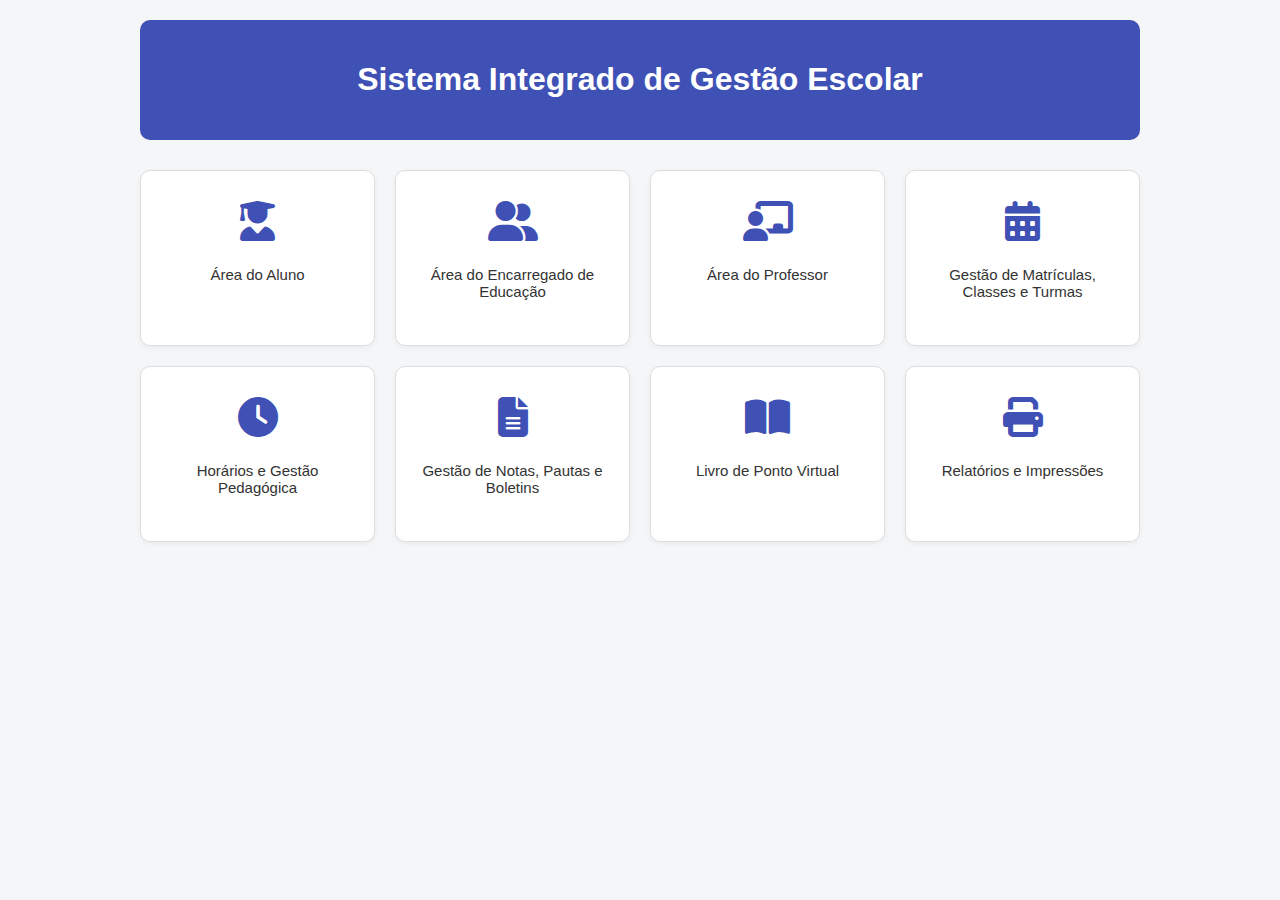
<file: src/src/index.html>
<!DOCTYPE html>
<html lang="pt">
<head>
  <meta charset="UTF-8" />
  <meta name="viewport" content="width=device-width, initial-scale=1.0"/>
  <title>Sistema Integrado de Gestão Escolar</title>
  <link rel="stylesheet" href="../src/style/style.css">
  <script src="../src/js/script.js" defer></script>
  <!-- Ícones do Font Awesome -->
  <link rel="stylesheet" href="https://cdnjs.cloudflare.com/ajax/libs/font-awesome/6.5.0/css/all.min.css">
</head>
<body>
  <div class="app">
    <header>
      <h1>Sistema Integrado de Gestão Escolar</h1>
    </header>
    <main class="grid">
      <div class="card" onclick="window.location.href='screens/StudentArea/index.html'">
        <i class="fas fa-user-graduate"></i>
        <p>Área do Aluno</p>
      </div>
      <div class="card" onclick="navegar('encarregado')">
        <i class="fas fa-user-friends"></i>
        <p>Área do Encarregado de Educação</p>
      </div>
      <div class="card" onclick="window.location.href='screens/TeacherArea/index.html'">
        <i class="fas fa-chalkboard-teacher"></i>
        <p>Área do Professor</p>
      </div>
      <div class="card" onclick="navegar('matriculas')">
        <i class="fas fa-calendar-alt"></i>
        <p>Gestão de Matrículas, Classes e Turmas</p>
      </div>
      <div class="card" onclick="navegar('horarios')">
        <i class="fas fa-clock"></i>
        <p>Horários e Gestão Pedagógica</p>
      </div>
      <div class="card" onclick="navegar('notas')">
        <i class="fas fa-file-alt"></i>
        <p>Gestão de Notas, Pautas e Boletins</p>
      </div>
      <div class="card" onclick="window.location.href='screens/PresenceMark/index.html'">
        <i class="fas fa-book-open"></i>
        <p>Livro de Ponto Virtual</p>
      </div>
      <div class="card" onclick="navegar('relatorios')">
        <i class="fas fa-print"></i>
        <p>Relatórios e Impressões</p>
      </div>
    </main>
  </div>
</body>
</html>
</file>
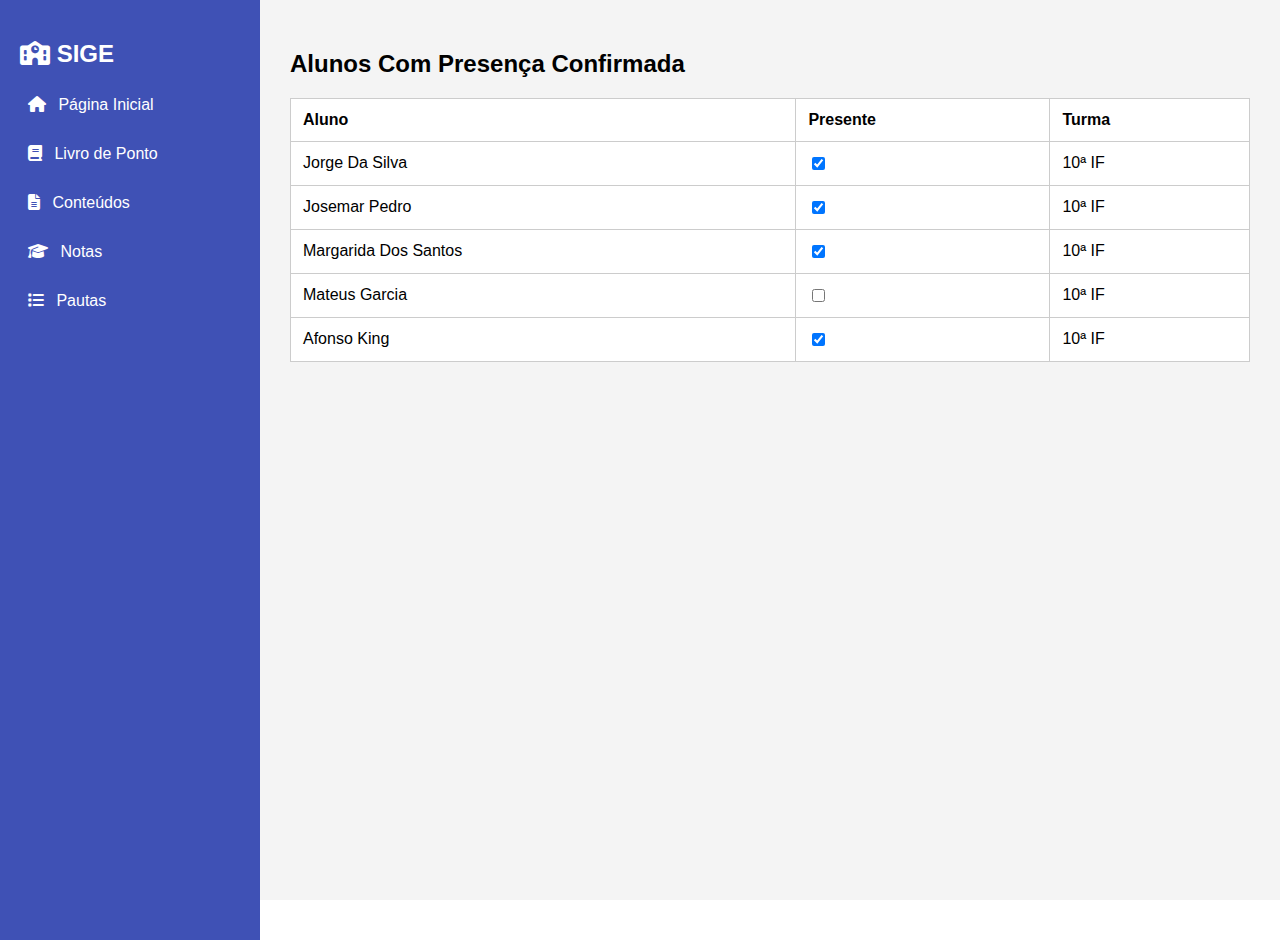
<file: src/src/screens/PresenceMark/index.html>
<html lang="pt-BR">
<head>
  <meta charset="UTF-8">
  <meta name="viewport" content="width=device-width, initial-scale=1.0">
  <title>Marcação de Presença - SIGE</title>
  <link rel="stylesheet" href="style.css">
  <!-- Ícones do Font Awesome -->
  <link rel="stylesheet" href="https://cdnjs.cloudflare.com/ajax/libs/font-awesome/6.5.0/css/all.min.css">
</head>
<body>
  <div class="sidebar">
    <h2><i class="fas fa-school"></i> SIGE</h2>
    <ul>
      <li><i class="fas fa-home"></i> Página Inicial</li>
      <li><i class="fas fa-book"></i> Livro de Ponto</li>
      <li><i class="fas fa-file-alt"></i> Conteúdos</li>
      <li><i class="fas fa-graduation-cap"></i> Notas</li>
      <li><i class="fas fa-list"></i> Pautas</li>
    </ul>
  </div>
  <div class="content">
    <h2>Alunos Com Presença Confirmada</h2>
    <!-- <label>Disciplina:
      <select>
        <option>TLP</option>
      </select>
    </label>
    <label>Turma:
      <select>
        <option>10º IF</option>
      </select>
    </label> -->
    <table>
      <tr><th>Aluno</th><th>Presente</th><th>Turma</th></tr>
      <tr><td>Jorge Da Silva</td><td><input type="checkbox" checked></td><td>10ª IF</td></tr>
      <tr><td>Josemar Pedro</td><td><input type="checkbox" checked></td><td>10ª IF</td></tr>
      <tr><td>Margarida Dos Santos</td><td><input type="checkbox" checked></td><td>10ª IF</td></tr>
      <tr><td>Mateus Garcia</td><td><input type="checkbox"></td><td>10ª IF</td></tr>
      <tr><td>Afonso King</td><td><input type="checkbox" checked></td><td>10ª IF</td></tr>
    </table>
  </div>
</body>
</html>
</file>
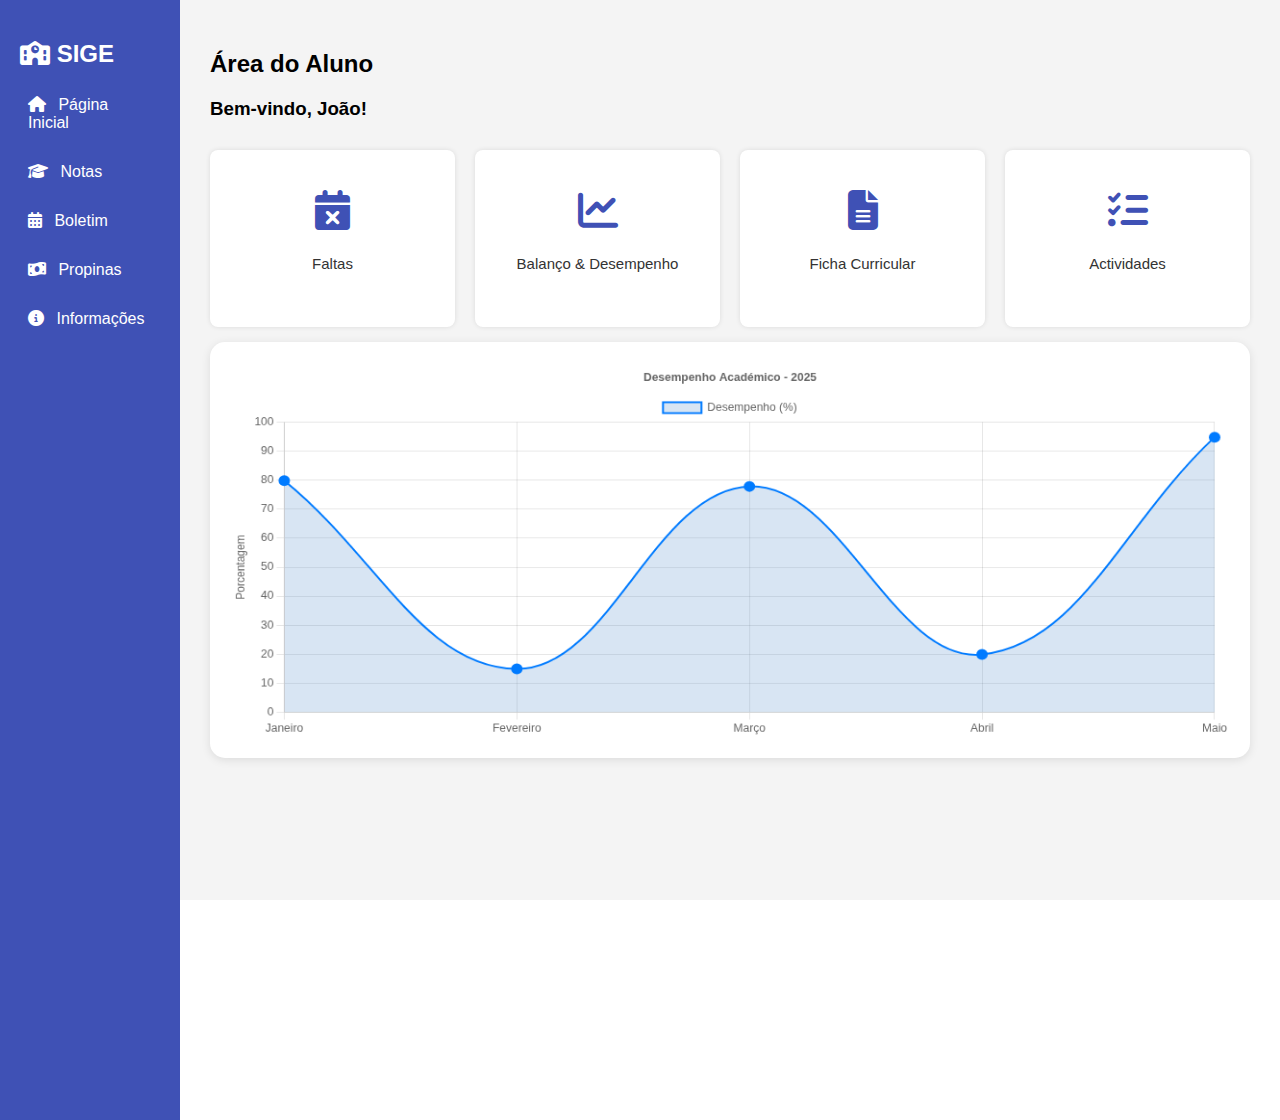
<file: src/src/screens/StudentArea/index.html>
<html lang="pt-BR">
<head>
  <meta charset="UTF-8">
  <meta name="viewport" content="width=device-width, initial-scale=1.0">
  <title>Área do Aluno - SIGE</title>
  <link rel="stylesheet" href="style.css">
  <script src="../../js/script.js"></script>
  <!-- Ícones do Font Awesome -->
  <link rel="stylesheet" href="https://cdnjs.cloudflare.com/ajax/libs/font-awesome/6.5.0/css/all.min.css">
</head>
<body>
  <div class="sidebar">
    <h2><i class="fas fa-school"></i> SIGE</h2>
    <ul>
      <li><i class="fas fa-home"></i> Página Inicial</li>
      <li><i class="fas fa-graduation-cap"></i> Notas</li>
      <li><i class="fas fa-calendar-alt"></i> Boletim</li>
      <li><i class="fas fa-money-bill-wave"></i> Propinas</li>
      <li><i class="fas fa-info-circle"></i> Informações</li>
    </ul>
  </div>
  <div class="content">
    <h2>Área do Aluno</h2>
    <h3>Bem-vindo, João!</h3>
    <div class="grid">
       <div class="card"> 
         <i class="fas fa-calendar-times"></i>
          <p>Faltas</p>
       </div>
       <div class="card">
          <i class="fas fa-chart-line"></i>
          <p>Balanço & Desempenho</p>
        </div>
       <div class="card">
          <i class="fas fa-file-alt"></i>
          <p>Ficha Curricular</p>
       </div>
       <div class="card">
        <i class="fas fa-tasks"></i>
         <p>Actividades</p>
       </div>
    </div>
    <canvas id="chartDesempenho" width="1000" height="400"></canvas>
  </div>
  <script src="../../js/chart.umd.js"></script>
  <script>
    const ctx = document.getElementById('chartDesempenho').getContext('2d');

  new Chart(ctx, {
    type: 'line',
    data: {
      labels: ['Janeiro', 'Fevereiro', 'Março', 'Abril', 'Maio'],
      datasets: [{
        label: 'Desempenho (%)',
        data: [80, 15, 78, 20, 95],
        backgroundColor: 'rgba(61, 127, 197, 0.2)',
        borderColor: '#007bff',
        borderWidth: 2,
        fill: true,
        tension: 0.4,
        pointBackgroundColor: '#007bff',
        pointRadius: 5,
      }]
    },
    options: {
      responsive: true,
      plugins: {
        legend: { display: true, position: 'top' },
        title: { display: true, text: 'Desempenho Académico - 2025' }
      },
      scales: {
        y: {
          beginAtZero: true,
          max: 100,
          title: { display: true, text: 'Porcentagem' }
        }
      }
    }
  });
  </script>
  
</body>
</html>
</file>
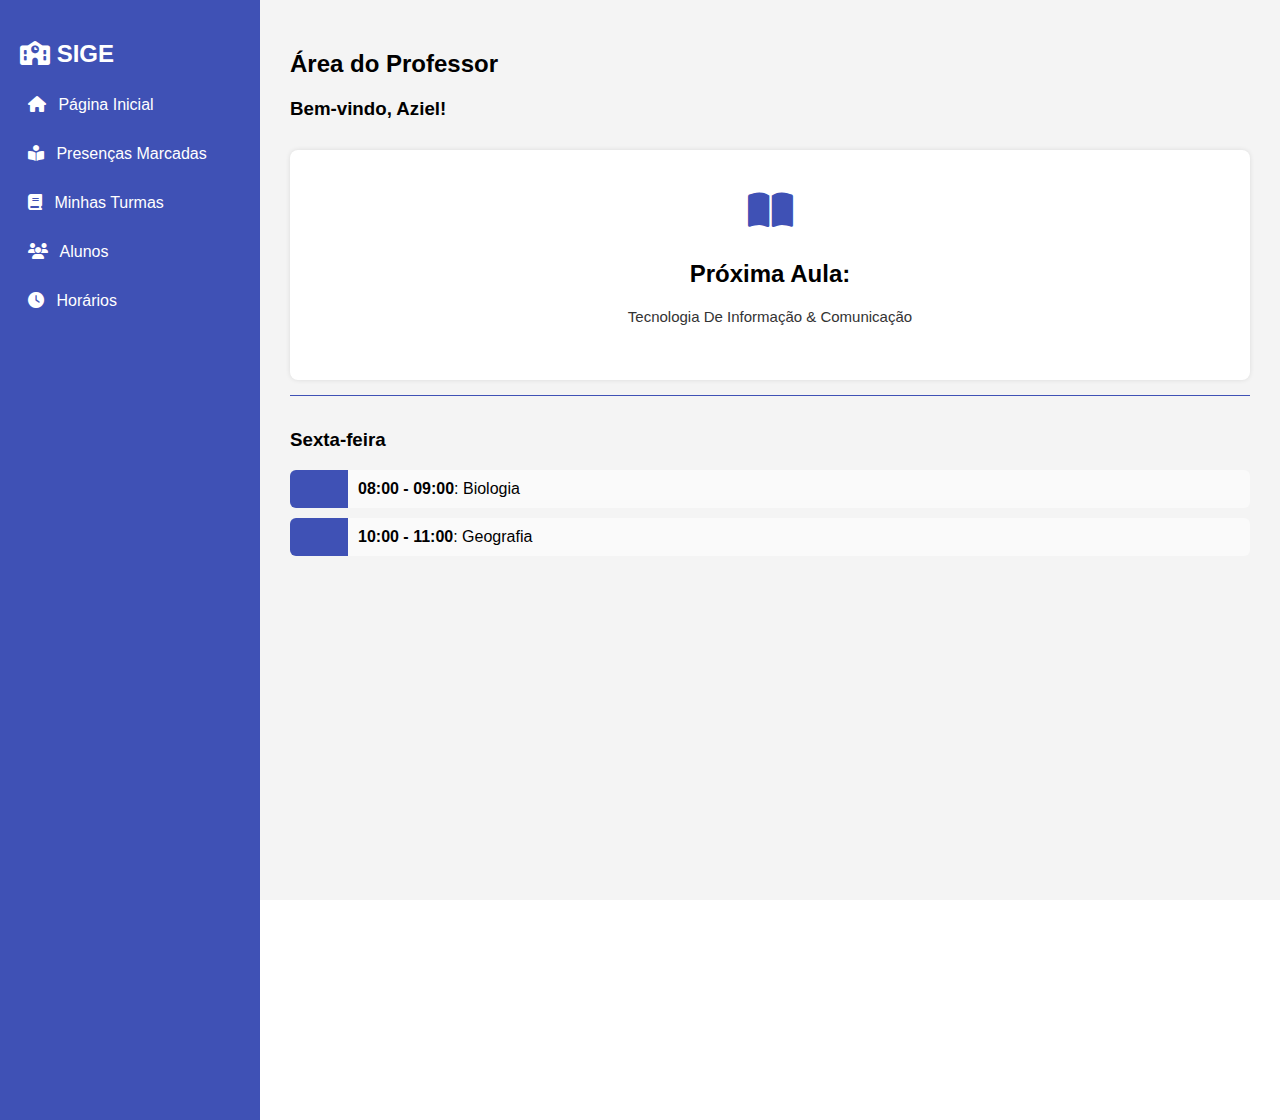
<file: src/src/screens/TeacherArea/index.html>
<html lang="pt-BR">
<head>
  <meta charset="UTF-8">
  <meta name="viewport" content="width=device-width, initial-scale=1.0">
  <title>Área do Aluno - SIGE</title>
  <link rel="stylesheet" href="style.css">
  <script src="../../js/script.js"></script>
  <!-- Ícones do Font Awesome -->
  <link rel="stylesheet" href="https://cdnjs.cloudflare.com/ajax/libs/font-awesome/6.5.0/css/all.min.css">
</head>
<body>
  <div class="sidebar">
    <h2><i class="fas fa-school"></i> SIGE</h2>
    <ul>
      <li><i class="fas fa-home"></i> Página Inicial</li>
      <li><i class=" fas fa-book-open-reader"></i> Presenças Marcadas</li>
      <li><i class=" fas fa-book"></i> Minhas Turmas</li>
      <li><i class=" fas fa-users"></i> Alunos</li>
      <li><i class=" fas fa-clock"></i> Horários</li>
    </ul>
  </div>
  <div class="content">
    <h2>Área do Professor</h2>
    <h3>Bem-vindo, Aziel!</h3>
    <div class="grid">
       <div class="card"> 
         <i class="fas fa-book-open"></i>
          <h2>Próxima Aula:</h2>
          <p>Tecnologia De Informação & Comunicação</p>
       </div>
    </div>
    <div id="aulas" class="aulas-container">
      <p>Carregando aulas...</p>
    </div>
  
  </div>
  
</body>
</html>
</file>
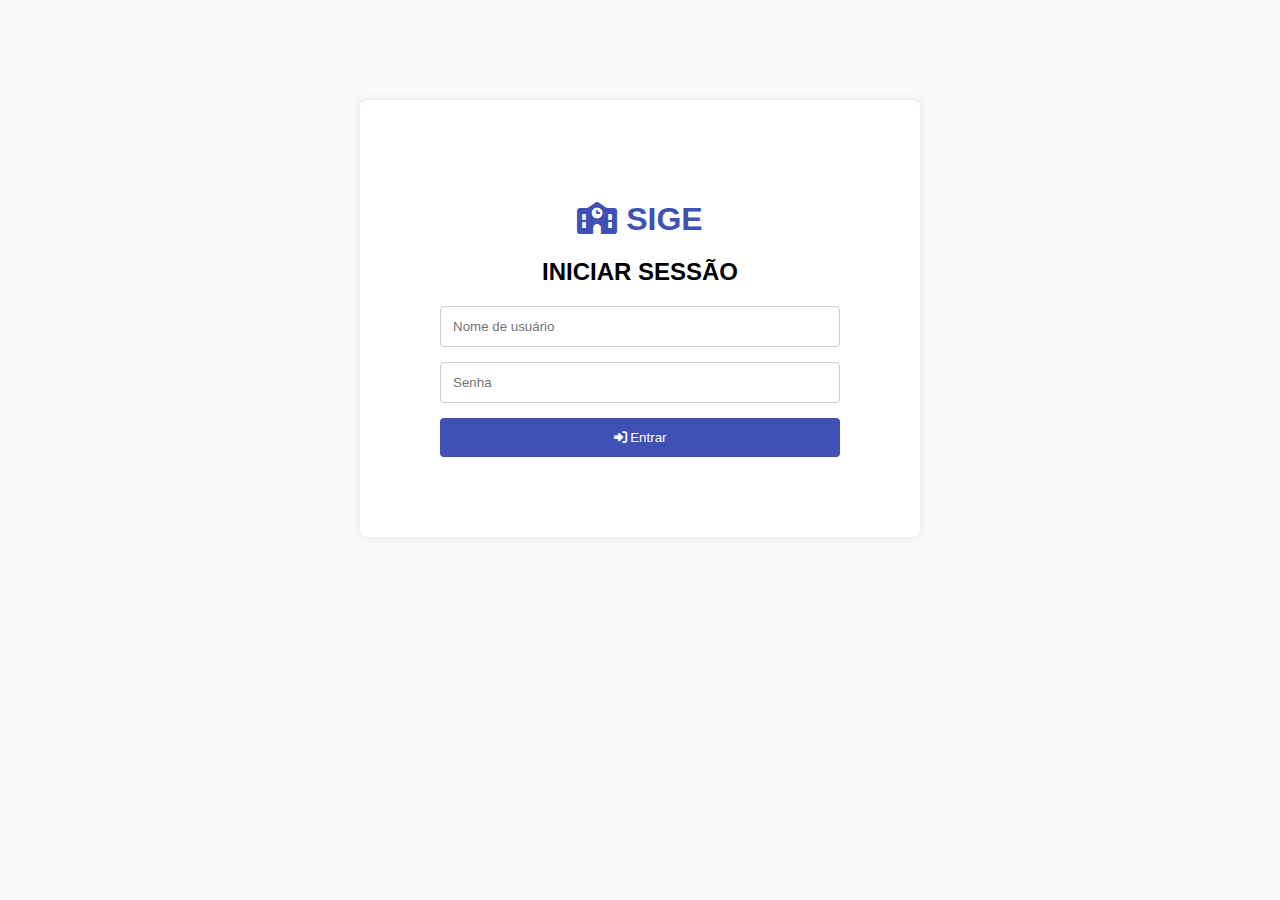
<file: src/src/screens/Login/index.html.html>
<html lang="pt-BR">
<head>
  <meta charset="UTF-8">
  <meta name="viewport" content="width=device-width, initial-scale=1.0">
  <title>Login - SIGE</title>
  <link rel="stylesheet" href="style.css">
  <!-- Ícones do Font Awesome -->
  <link rel="stylesheet" href="https://cdnjs.cloudflare.com/ajax/libs/font-awesome/6.5.0/css/all.min.css">
</head>
<body>
  <div class="login-container">
    <h1><i class="fas fa-school"></i> SIGE</h1>
    <h2>INICIAR SESSÃO</h2>
    <input type="text" placeholder="Nome de usuário">
    <input type="password" placeholder="Senha">
    <button onclick="window.location.href='../../index.html'"><i class="fas fa-sign-in-alt"></i> Entrar</button>
  </div>
</body>
</html>
</file>
<file: src/src/style/style.css>
body {
  margin: 0;
  font-family: "Segoe UI", sans-serif;
  background-color: #f4f6f8;
}

.app {
  max-width: 1000px;
  margin: 0 auto;
  padding: 20px;
}

header {
  text-align: center;
  padding: 20px;
  background-color: #3f51b5;
  color: white;
  border-radius: 10px;
}

.grid {
  display: grid;
  grid-template-columns: repeat(auto-fit, minmax(220px, 1fr));
  gap: 20px;
  margin-top: 30px;
}

.card {
  background-color: white;
  border: 1px solid #ddd;
  padding: 30px 15px;
  border-radius: 10px;
  text-align: center;
  cursor: pointer;
  transition: 0.3s;
  box-shadow: 0 2px 6px rgba(0,0,0,0.05);
}

.card i {
  font-size: 40px;
  color: #3f51b5;
  margin-bottom: 10px;
}

.card p {
  font-size: 15px;
  font-weight: 500;
  color: #333;
}

.card:hover {
  background-color: #e8eaf6;
  transform: translateY(-5px);
}
</file>
<file: src/src/screens/PresenceMark/style.css>
body {
  margin: 0;
  font-family: Arial, sans-serif;
  display: flex;
}
.sidebar {
  width: 220px;
  background: #3f51b5;
  color: white;
  padding: 20px;
  height: 100vh;
}
.sidebar h2 {
  margin-bottom: 20px;
}
.sidebar ul {
  list-style: none;
  padding: 0;
}
.sidebar li {
  margin: 15px 0;
  cursor: pointer;
  transition: background 0.3s;
  padding: 8px;
  border-radius: 4px;
}
.sidebar li:hover {
  background: #004080;
}
.sidebar li i {
  margin-right: 8px;
}
.content {
  flex: 1;
  padding: 30px;
  background: #f4f4f4;
}
label {
  display: block;
  margin: 10px 0;
}
table {
  width: 100%;
  background: white;
  border-collapse: collapse;
  margin-top: 20px;
}
th, td {
  padding: 12px;
  border: 1px solid #ccc;
  text-align: left;
}
</file>
<file: src/src/screens/StudentArea/style.css>
body {
  margin: 0;
  font-family: Arial, sans-serif;
  display: flex;
}
.sidebar {
  width: 220px;
  background: #3f51b5;
  color: white;
  padding: 20px;
  height: 120vh;
}
.sidebar h2 {
  margin-bottom: 20px;
}
.sidebar ul {
  list-style: none;
  padding: 0;
}
.sidebar li {
  margin: 15px 0;
  cursor: pointer;
  transition: background 0.3s;
  padding: 8px;
  border-radius: 4px;
}
.sidebar li:hover {
  background: #004080;
}
.sidebar li i {
  margin-right: 8px;
}
.content {
  flex: 1;
  padding: 30px;
  background: #f4f4f4;
}
.grid {
  display: grid;
  grid-template-columns: repeat(auto-fit, minmax(220px, 1fr));
  gap: 20px;
  margin-top: 30px;
}
.card {
  background: white;
  padding: 40px;
  margin-bottom: 15px;
  border-radius: 8px;
  box-shadow: 0 0 5px rgba(0,0,0,0.1);
  text-align: center;
  cursor: pointer;
  transition: 0.3s;
}
.card p {
  font-size: 15px;
  font-weight: 500;
  color: #333;
}
.card i {
  font-size: 40px;
  color: #3f51b5;
  margin-bottom: 10px;
}

.card:hover {
  background-color: #e8eaf6;
  transform: translateY(-5px);
}
canvas {
    background: #fff;
    border-radius: 15px;
    box-shadow: 0 2px 10px rgba(0,0,0,0.1);
    padding: 20px;
  }
</file>
<file: src/src/screens/TeacherArea/style.css>
body {
  margin: 0;
  font-family: Arial, sans-serif;
  display: flex;
}
.sidebar {
  width: 220px;
  background: #3f51b5;
  color: white;
  padding: 20px;
  height: 120vh;
}
.sidebar h2 {
  margin-bottom: 20px;
}
.sidebar ul {
  list-style: none;
  padding: 0;
}
.sidebar li {
  margin: 15px 0;
  cursor: pointer;
  transition: background 0.3s;
  padding: 8px;
  border-radius: 4px;
}
.sidebar li:hover {
  background: #004080;
}
.sidebar li i {
  margin-right: 8px;
}
.content {
  flex: 1;
  padding: 30px;
  background: #f4f4f4;
}
.grid {
  display: grid;
  grid-template-columns: repeat(auto-fit, minmax(220px, 1fr));
  gap: 20px;
  margin-top: 30px;
}
.card {
  background: white;
  padding: 40px;
  margin-bottom: 15px;
  border-radius: 8px;
  box-shadow: 0 0 5px rgba(0,0,0,0.1);
  text-align: center;
  cursor: pointer;
  transition: 0.3s;
}
.card p {
  font-size: 15px;
  font-weight: 500;
  color: #333;
}
.card i {
  font-size: 40px;
  color: #3f51b5;
  margin-bottom: 10px;
}

.card:hover {
  background-color: #e8eaf6;
  transform: translateY(-5px);
}
canvas {
    background: #fff;
    border-radius: 15px;
    box-shadow: 0 2px 10px rgba(0,0,0,0.1);
    padding: 20px;
  }

.days {
  display: flex;
  justify-content: space-between;
  margin-bottom: 20px;
  flex-wrap: wrap;
  gap: 10px;
}

.days button {
  flex: 1 1 30%;
  padding: 10px;
  border: none;
  border-radius: 8px;
  background-color: #007bff;
  color: white;
  cursor: pointer;
  font-weight: bold;
  transition: background-color 0.3s;
}

.days button:hover {
  background-color: #0056b3;
}

.aulas-container {
  border-top: 1px solid #3f51b5;
  padding-top: 15px;
}

.aula {
  margin-bottom: 10px;
  padding: 10px;
  background-color: #fafafa;
  border-radius: 6px;
  border-left: 58px solid #3f51b5;
}
</file>
<file: src/src/screens/Login/style.css>
body {
  margin: 0;
  font-family: Arial, sans-serif;
  background: #f8f9fa;
}
.login-container {
  max-width: 400px;
  margin: 100px auto;
  background: #fff;
  padding: 80px;
  box-shadow: 0 0 10px rgba(0,0,0,0.1);
  border-radius: 8px;
  text-align: center;
}
.login-container h1 {
  color: #3f51b5;
  margin-bottom: 10px;
}
.login-container input {
  display: block;
  width: 100%;
  margin: 15px 0;
  padding: 12px;
  border: 1px solid #ccc;
  border-radius: 4px;
}
.login-container button {
  background-color: #3f51b5;
  color: white;
  border: none;
  padding: 12px 20px;
  width: 100%;
  border-radius: 4px;
  cursor: pointer;
  transition: 0.5s;
}
.login-container button:hover {
  background-color: #4d5fc9;
  padding: 14px 22px;
 
}
</file>
